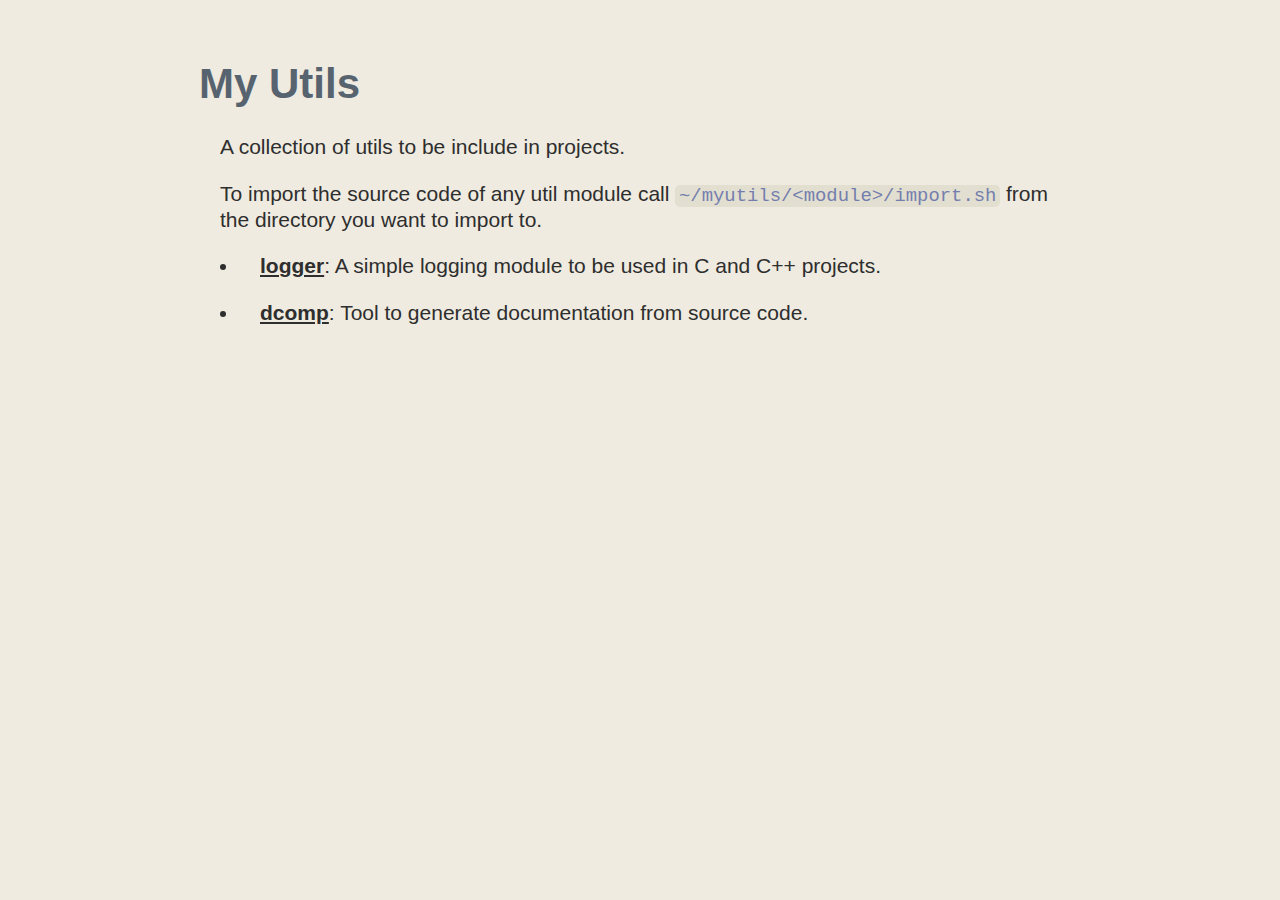
<file: docs/html/index.html>
<html>
<head>
<link rel="stylesheet" href="style.css">
</head>
<body>
<h2 id="my-utils">My Utils</h2>
<p>A collection of utils to be include in projects.</p>
<p>To import the source code of any util module call
<code>~/myutils/&lt;module&gt;/import.sh</code> from the directory you
want to import to.</p>
<ul>
<li><p><a href="logger.html"><strong>logger</strong></a>: A simple
logging module to be used in C and C++ projects.</p></li>
<li><p><a href="dcomp.html"><strong>dcomp</strong></a>: Tool to generate
documentation from source code.</p></li>
</ul>
</body>
</html>
</file>
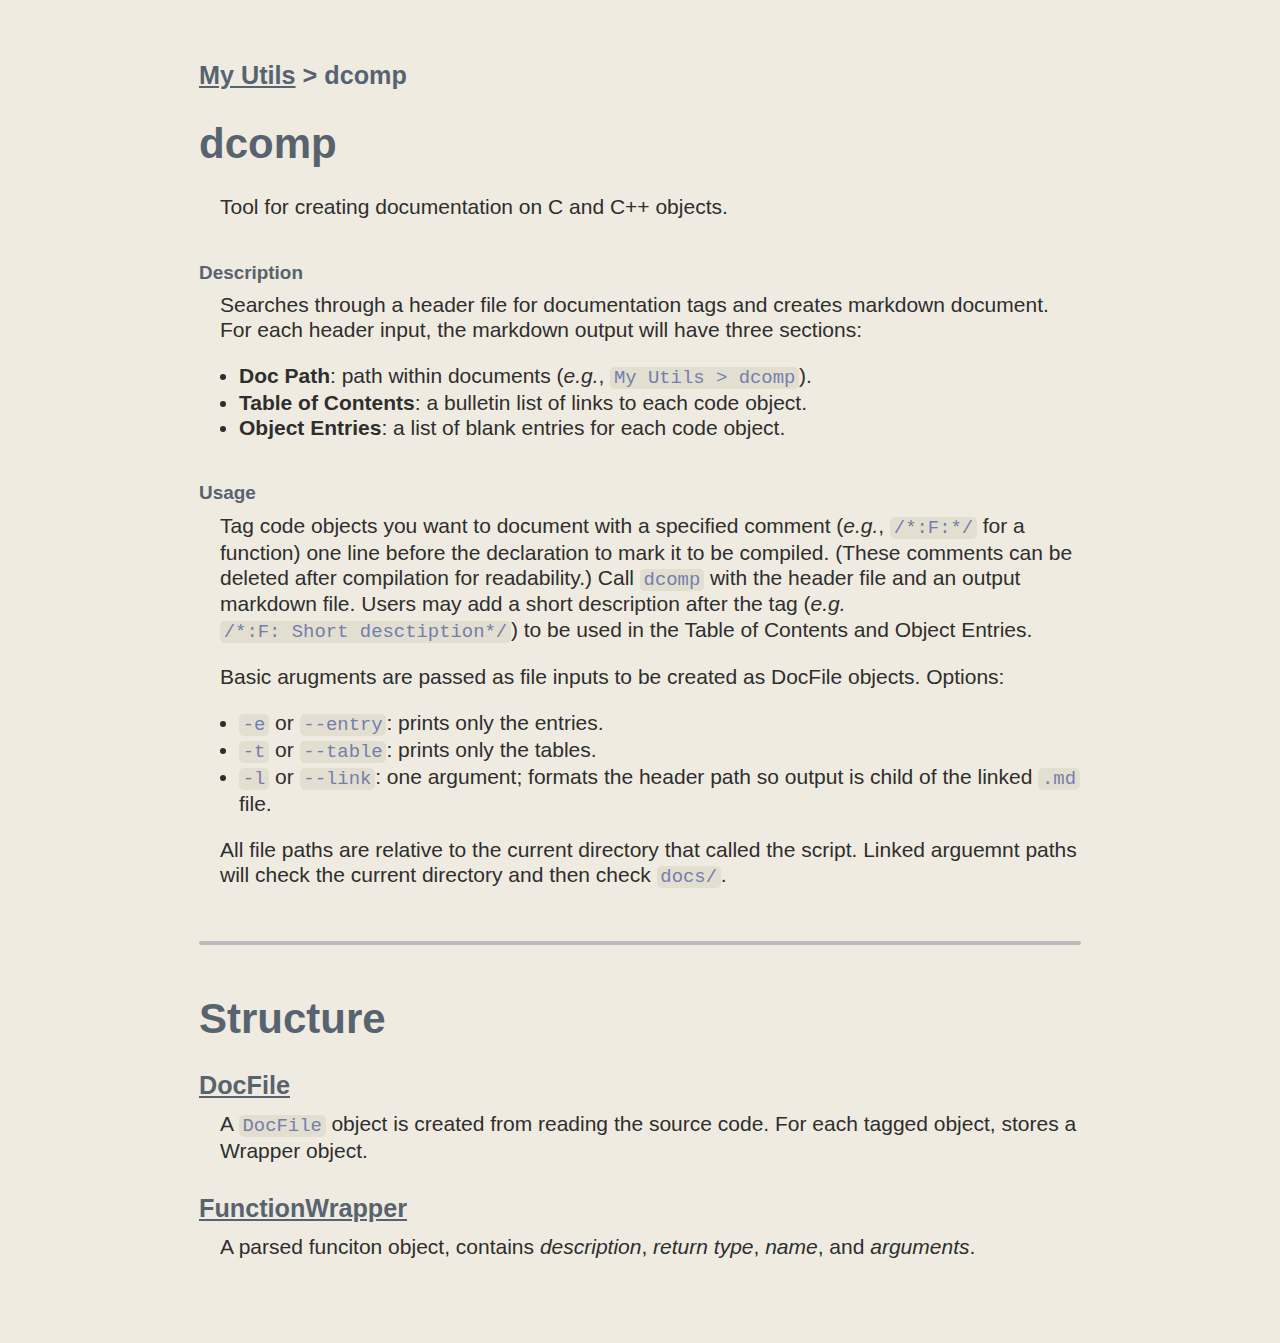
<file: docs/html/dcomp.html>
<html>
<head>
<link rel="stylesheet" href="style.css">
</head>
<body>
<h4 id="my-utils-dcomp"><a href="index.html">My Utils</a> &gt;
dcomp</h4>
<h2 id="dcomp">dcomp</h2>
<p>Tool for creating documentation on C and C++ objects.</p>
<h6 id="description">Description</h6>
<p>Searches through a header file for documentation tags and creates
markdown document. For each header input, the markdown output will have
three sections:</p>
<ul>
<li><strong>Doc Path</strong>: path within documents (<em>e.g.</em>,
<code>My Utils &gt; dcomp</code>).</li>
<li><strong>Table of Contents</strong>: a bulletin list of links to each
code object.</li>
<li><strong>Object Entries</strong>: a list of blank entries for each
code object.</li>
</ul>
<h6 id="usage">Usage</h6>
<p>Tag code objects you want to document with a specified comment
(<em>e.g.</em>, <code>/*:F:*/</code> for a function) one line before the
declaration to mark it to be compiled. (These comments can be deleted
after compilation for readability.) Call <code>dcomp</code> with the
header file and an output markdown file. Users may add a short
description after the tag (<em>e.g.</em>
<code>/*:F: Short desctiption*/</code>) to be used in the Table of
Contents and Object Entries.</p>
<p>Basic arugments are passed as file inputs to be created as DocFile
objects. Options:</p>
<ul>
<li><code>-e</code> or <code>--entry</code>: prints only the
entries.</li>
<li><code>-t</code> or <code>--table</code>: prints only the
tables.</li>
<li><code>-l</code> or <code>--link</code>: one argument; formats the
header path so output is child of the linked <code>.md</code> file.</li>
</ul>
<p>All file paths are relative to the current directory that called the
script. Linked arguemnt paths will check the current directory and then
check <code>docs/</code>.</p>
<hr />
<h2 id="structure">Structure</h2>
<h4 id="docfile"><a href="docfile.html">DocFile</a></h4>
<p>A <code>DocFile</code> object is created from reading the source
code. For each tagged object, stores a Wrapper object.</p>
<h4 id="functionwrapper"><a
href="function_wrapper.html">FunctionWrapper</a></h4>
<p>A parsed funciton object, contains <em>description</em>, <em>return
type</em>, <em>name</em>, and <em>arguments</em>.</p>
</body>
</html>
</file>
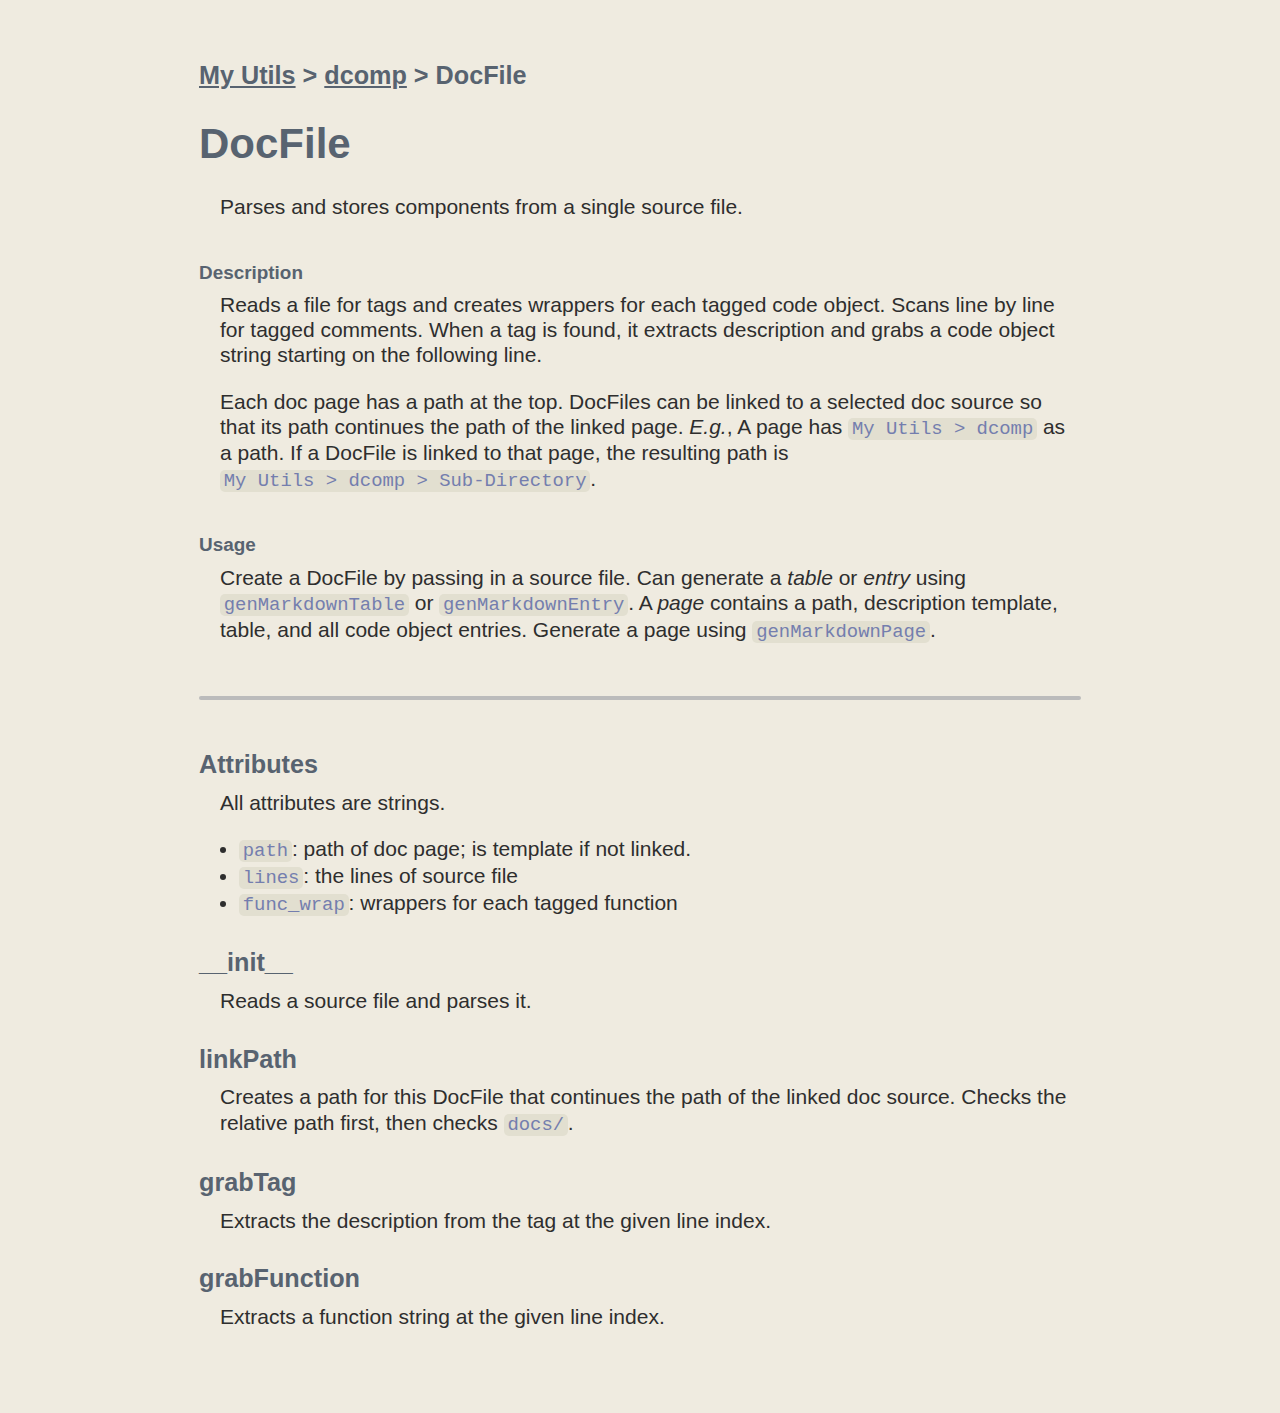
<file: docs/html/docfile.html>
<html>
<head>
<link rel="stylesheet" href="style.css">
</head>
<body>
<h4 id="my-utils-dcomp-docfile"><a href="index.html">My Utils</a> &gt;
<a href="dcomp.html">dcomp</a> &gt; DocFile</h4>
<h2 id="docfile">DocFile</h2>
<p>Parses and stores components from a single source file.</p>
<h6 id="description">Description</h6>
<p>Reads a file for tags and creates wrappers for each tagged code
object. Scans line by line for tagged comments. When a tag is found, it
extracts description and grabs a code object string starting on the
following line.</p>
<p>Each doc page has a path at the top. DocFiles can be linked to a
selected doc source so that its path continues the path of the linked
page. <em>E.g.</em>, A page has <code>My Utils &gt; dcomp</code> as a
path. If a DocFile is linked to that page, the resulting path is
<code>My Utils &gt; dcomp &gt; Sub-Directory</code>.</p>
<h6 id="usage">Usage</h6>
<p>Create a DocFile by passing in a source file. Can generate a
<em>table</em> or <em>entry</em> using <code>genMarkdownTable</code> or
<code>genMarkdownEntry</code>. A <em>page</em> contains a path,
description template, table, and all code object entries. Generate a
page using <code>genMarkdownPage</code>.</p>
<hr />
<h4 id="attributes">Attributes</h4>
<p>All attributes are strings.</p>
<ul>
<li><code>path</code>: path of doc page; is template if not linked.</li>
<li><code>lines</code>: the lines of source file</li>
<li><code>func_wrap</code>: wrappers for each tagged function</li>
</ul>
<h4 id="init__">__init__</h4>
<p>Reads a source file and parses it.</p>
<h4 id="linkpath">linkPath</h4>
<p>Creates a path for this DocFile that continues the path of the linked
doc source. Checks the relative path first, then checks
<code>docs/</code>.</p>
<h4 id="grabtag">grabTag</h4>
<p>Extracts the description from the tag at the given line index.</p>
<h4 id="grabfunction">grabFunction</h4>
<p>Extracts a function string at the given line index.</p>
</body>
</html>
</file>
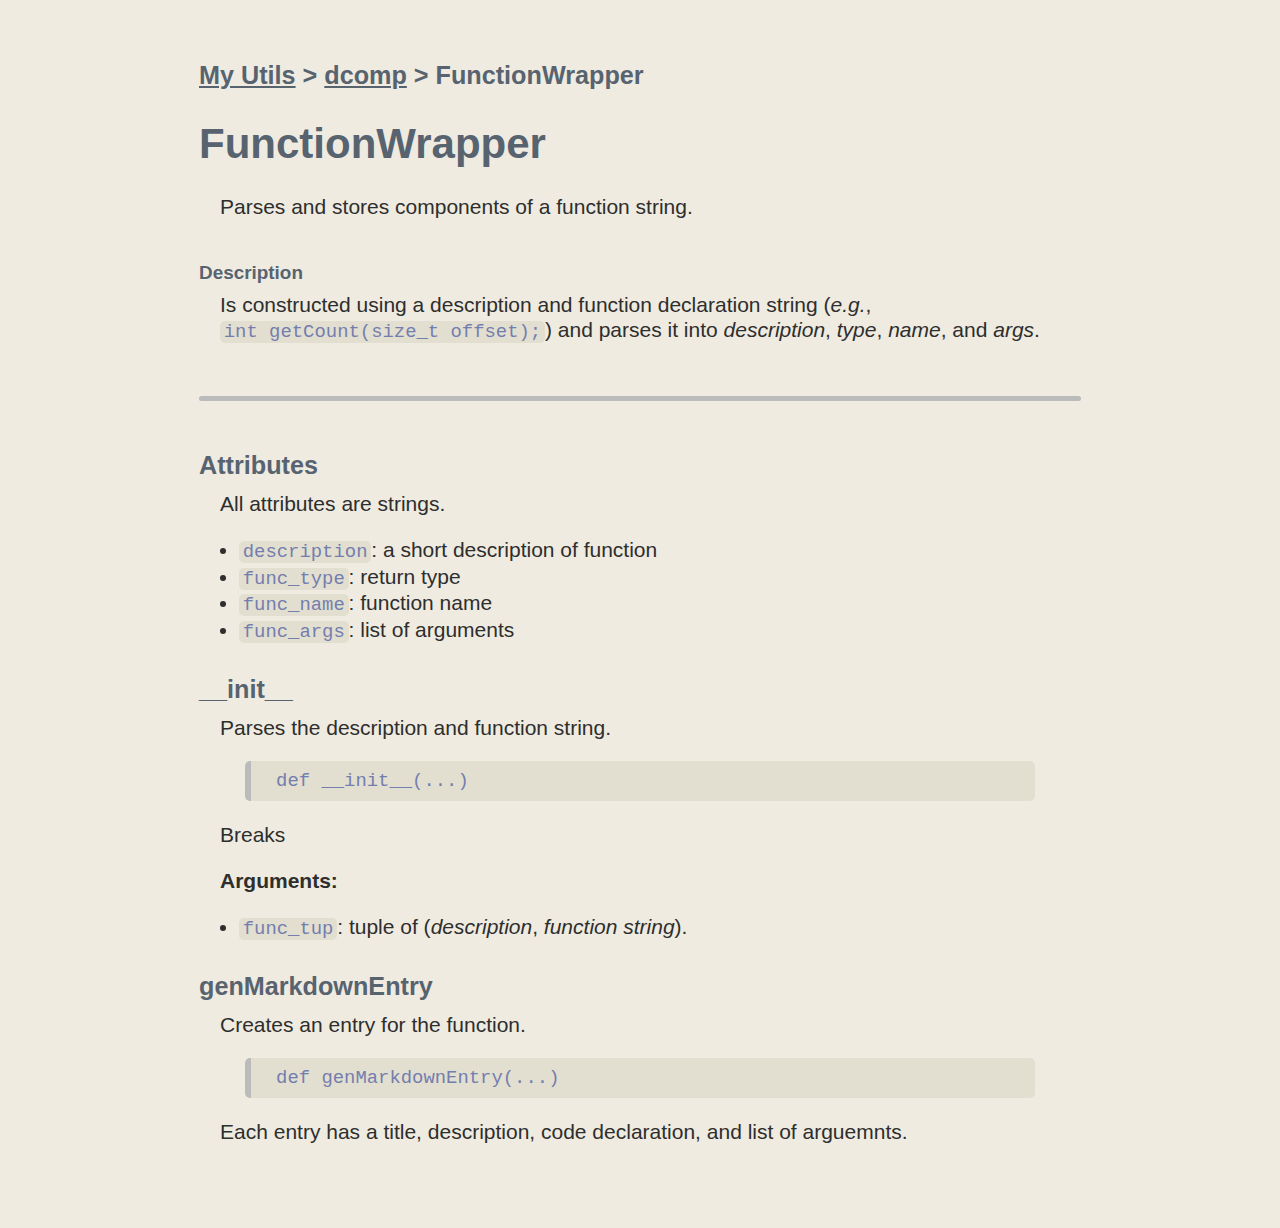
<file: docs/html/function_wrapper.html>
<html>
<head>
<link rel="stylesheet" href="style.css">
</head>
<body>
<h4 id="my-utils-dcomp-functionwrapper"><a href="index.html">My
Utils</a> &gt; <a href="dcomp.html">dcomp</a> &gt; FunctionWrapper</h4>
<h2 id="functionwrapper">FunctionWrapper</h2>
<p>Parses and stores components of a function string.</p>
<h6 id="description">Description</h6>
<p>Is constructed using a description and function declaration string
(<em>e.g.</em>, <code>int getCount(size_t offset);</code>) and parses it
into <em>description</em>, <em>type</em>, <em>name</em>, and
<em>args</em>.</p>
<hr />
<h4 id="attributes">Attributes</h4>
<p>All attributes are strings.</p>
<ul>
<li><code>description</code>: a short description of function</li>
<li><code>func_type</code>: return type</li>
<li><code>func_name</code>: function name</li>
<li><code>func_args</code>: list of arguments</li>
</ul>
<h4 id="init__">__init__</h4>
<p>Parses the description and function string.</p>
<blockquote>
<p><code>def __init__(...)</code></p>
</blockquote>
<p>Breaks</p>
<p><strong>Arguments:</strong></p>
<ul>
<li><code>func_tup</code>: tuple of (<em>description</em>, <em>function
string</em>).</li>
</ul>
<h4 id="genmarkdownentry">genMarkdownEntry</h4>
<p>Creates an entry for the function.</p>
<blockquote>
<p><code>def genMarkdownEntry(...)</code></p>
</blockquote>
<p>Each entry has a title, description, code declaration, and list of
arguemnts.</p>
</body>
</html>
</file>
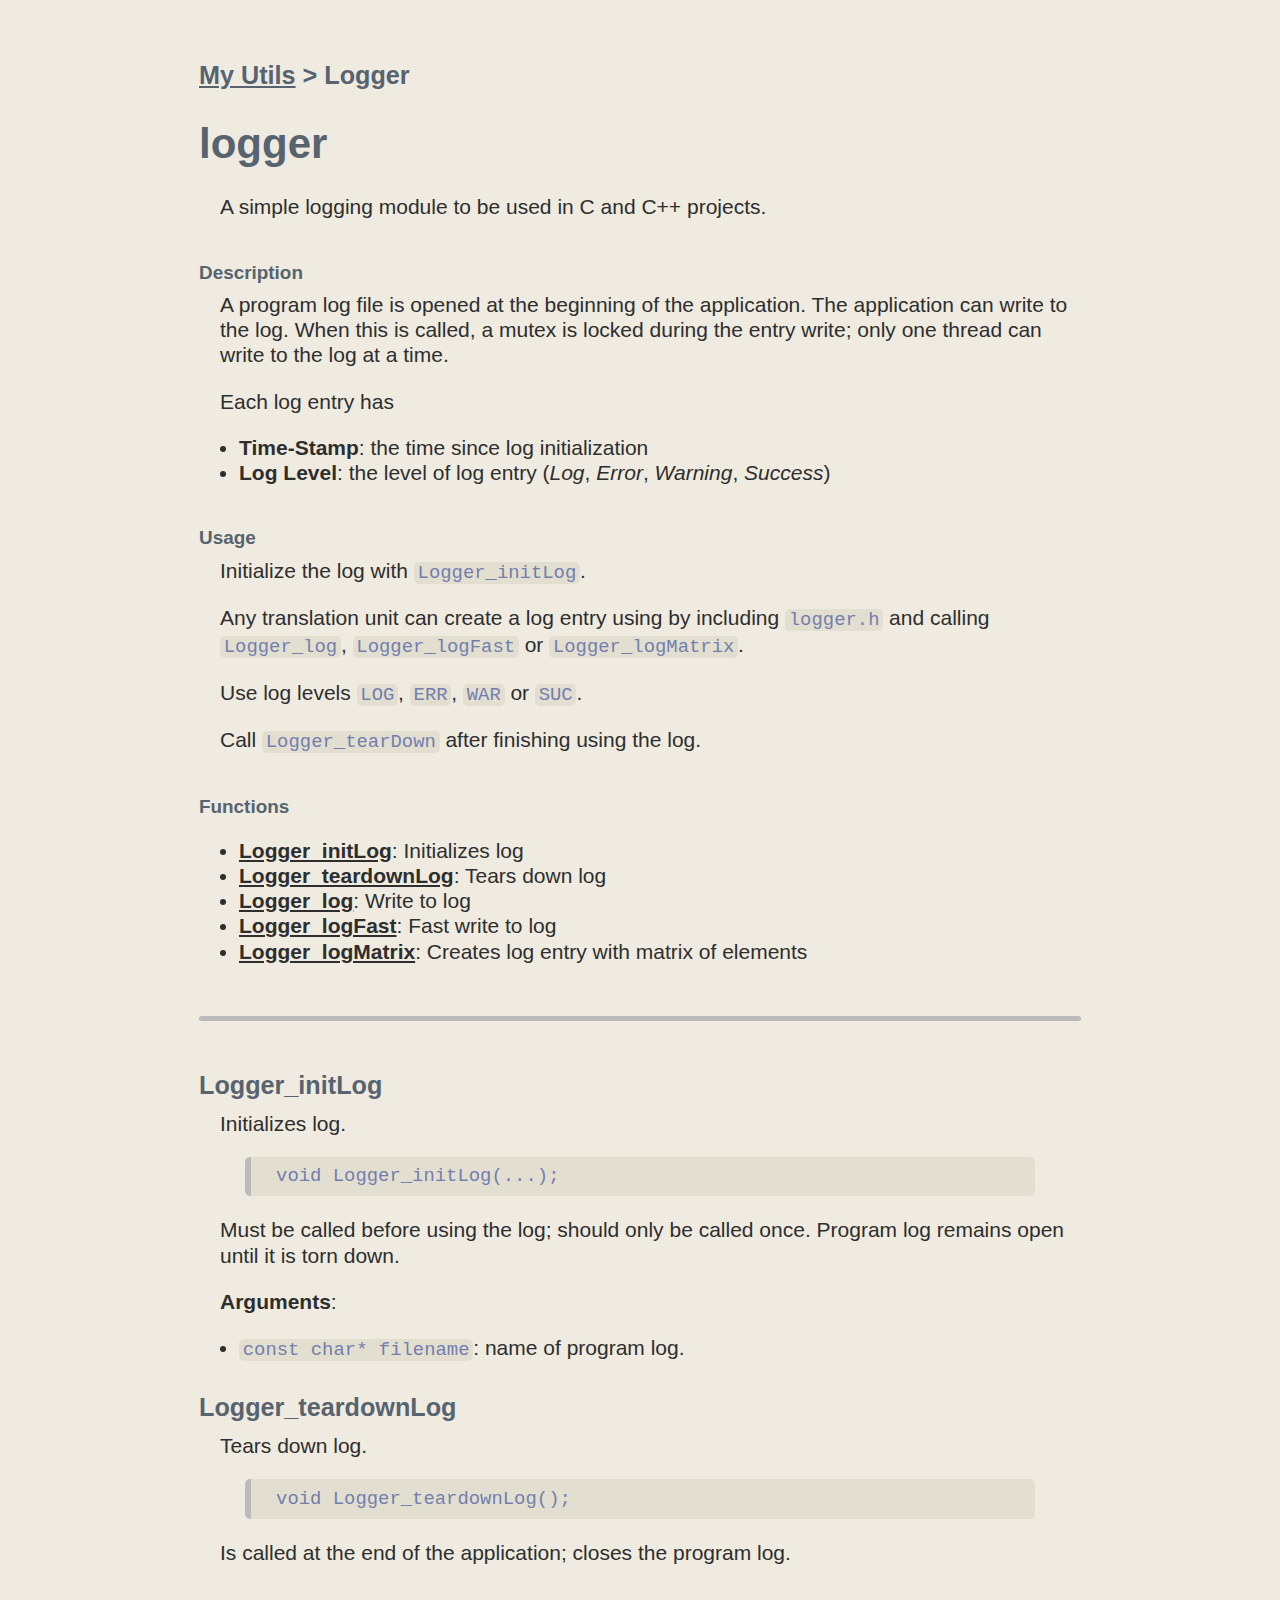
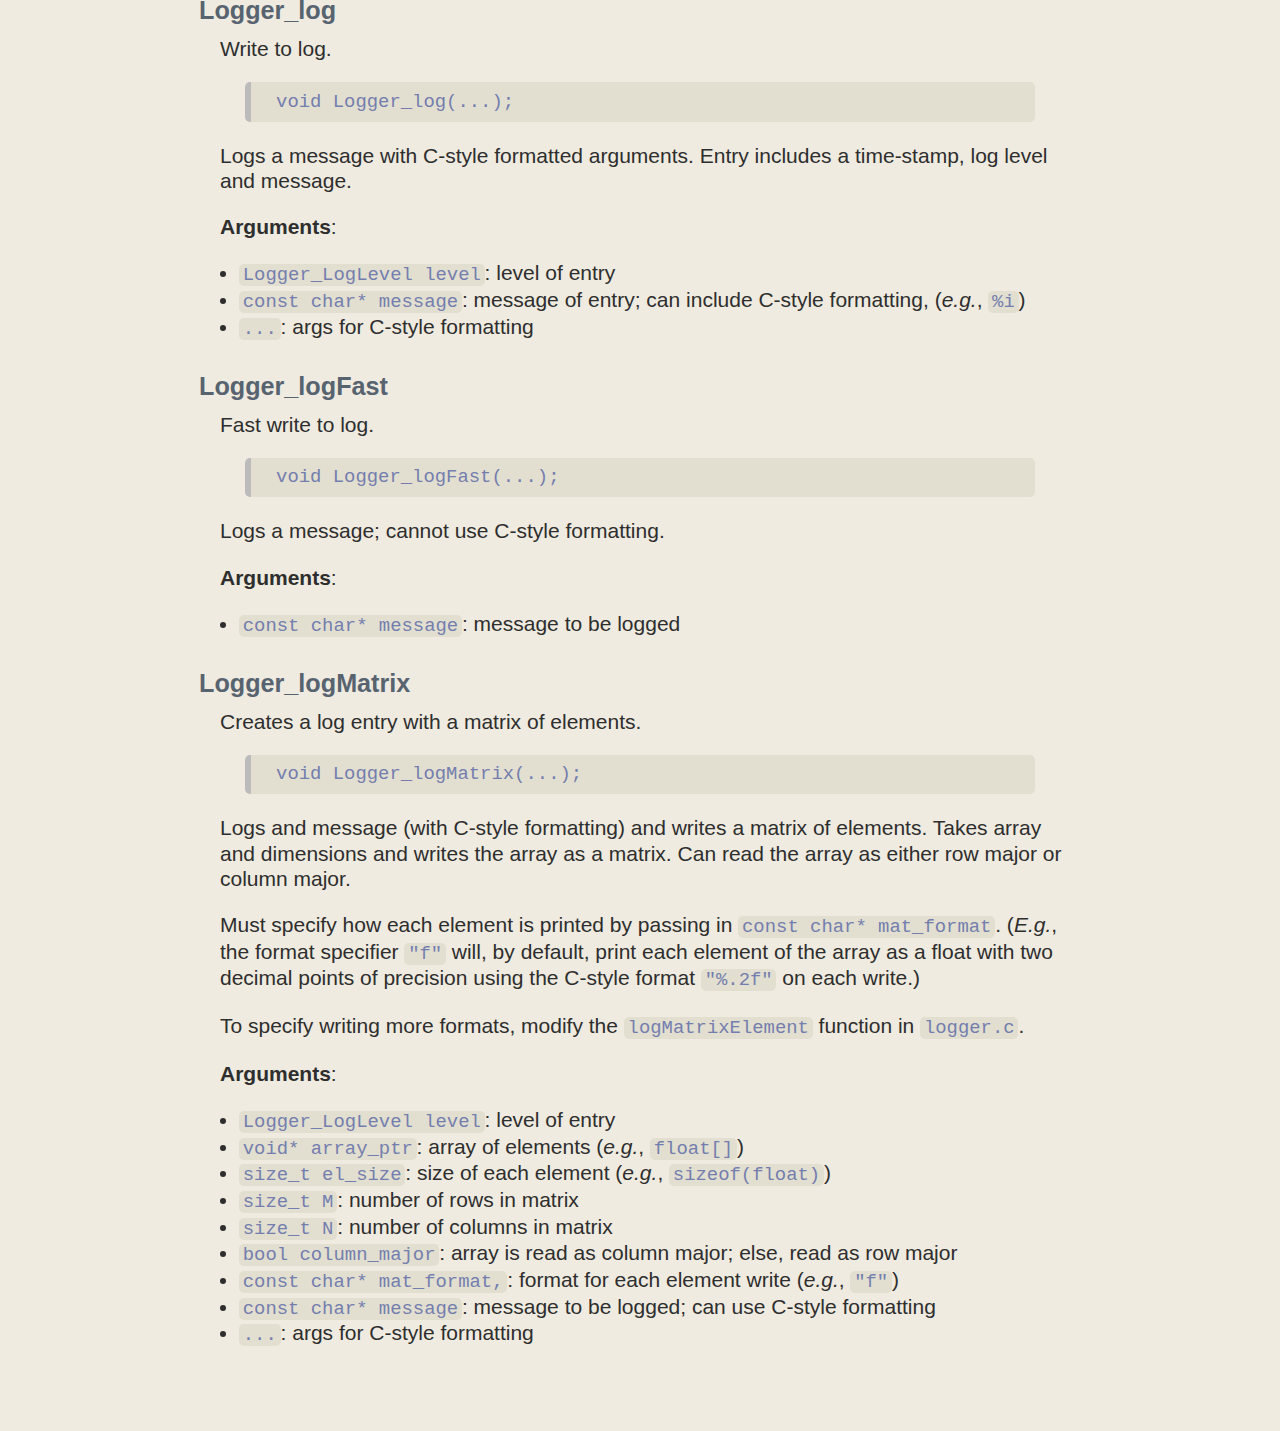
<file: docs/html/logger.html>
<html>
<head>
<link rel="stylesheet" href="style.css">
</head>
<body>
<h4 id="my-utils-logger"><a href="index.html">My Utils</a> &gt;
Logger</h4>
<h2 id="logger">logger</h2>
<p>A simple logging module to be used in C and C++ projects.</p>
<h6 id="description">Description</h6>
<p>A program log file is opened at the beginning of the application. The
application can write to the log. When this is called, a mutex is locked
during the entry write; only one thread can write to the log at a
time.</p>
<p>Each log entry has</p>
<ul>
<li><strong>Time-Stamp</strong>: the time since log initialization</li>
<li><strong>Log Level</strong>: the level of log entry (<em>Log</em>,
<em>Error</em>, <em>Warning</em>, <em>Success</em>)</li>
</ul>
<h6 id="usage">Usage</h6>
<p>Initialize the log with <code>Logger_initLog</code>.</p>
<p>Any translation unit can create a log entry using by including
<code>logger.h</code> and calling <code>Logger_log</code>,
<code>Logger_logFast</code> or <code>Logger_logMatrix</code>.</p>
<p>Use log levels <code>LOG</code>, <code>ERR</code>, <code>WAR</code>
or <code>SUC</code>.</p>
<p>Call <code>Logger_tearDown</code> after finishing using the log.</p>
<h6 id="functions">Functions</h6>
<ul>
<li><a href="#logger_initlog"><strong>Logger_initLog</strong></a>:
Initializes log</li>
<li><a
href="#logger_teardownlog"><strong>Logger_teardownLog</strong></a>:
Tears down log</li>
<li><a href="#logger_log"><strong>Logger_log</strong></a>: Write to
log</li>
<li><a href="#logger_logfast"><strong>Logger_logFast</strong></a>: Fast
write to log</li>
<li><a href="#logger_logmatrix"><strong>Logger_logMatrix</strong></a>:
Creates log entry with matrix of elements</li>
</ul>
<hr />
<h4 id="logger_initlog">Logger_initLog</h4>
<p>Initializes log.</p>
<blockquote>
<p><code>void Logger_initLog(...);</code></p>
</blockquote>
<p>Must be called before using the log; should only be called once.
Program log remains open until it is torn down.</p>
<p><strong>Arguments</strong>:</p>
<ul>
<li><code>const char* filename</code>: name of program log.</li>
</ul>
<h4 id="logger_teardownlog">Logger_teardownLog</h4>
<p>Tears down log.</p>
<blockquote>
<p><code>void Logger_teardownLog();</code></p>
</blockquote>
<p>Is called at the end of the application; closes the program log.</p>
<h4 id="logger_log">Logger_log</h4>
<p>Write to log.</p>
<blockquote>
<p><code>void Logger_log(...);</code></p>
</blockquote>
<p>Logs a message with C-style formatted arguments. Entry includes a
time-stamp, log level and message.</p>
<p><strong>Arguments</strong>:</p>
<ul>
<li><code>Logger_LogLevel level</code>: level of entry</li>
<li><code>const char* message</code>: message of entry; can include
C-style formatting, (<em>e.g.</em>, <code>%i</code>)</li>
<li><code>...</code>: args for C-style formatting</li>
</ul>
<h4 id="logger_logfast">Logger_logFast</h4>
<p>Fast write to log.</p>
<blockquote>
<p><code>void Logger_logFast(...);</code></p>
</blockquote>
<p>Logs a message; cannot use C-style formatting.</p>
<p><strong>Arguments</strong>:</p>
<ul>
<li><code>const char* message</code>: message to be logged</li>
</ul>
<h4 id="logger_logmatrix">Logger_logMatrix</h4>
<p>Creates a log entry with a matrix of elements.</p>
<blockquote>
<p><code>void Logger_logMatrix(...);</code></p>
</blockquote>
<p>Logs and message (with C-style formatting) and writes a matrix of
elements. Takes array and dimensions and writes the array as a matrix.
Can read the array as either row major or column major.</p>
<p>Must specify how each element is printed by passing in
<code>const char* mat_format</code>. (<em>E.g.</em>, the format
specifier <code>"f"</code> will, by default, print each element of the
array as a float with two decimal points of precision using the C-style
format <code>"%.2f"</code> on each write.)</p>
<p>To specify writing more formats, modify the
<code>logMatrixElement</code> function in <code>logger.c</code>.</p>
<p><strong>Arguments</strong>:</p>
<ul>
<li><code>Logger_LogLevel level</code>: level of entry</li>
<li><code>void* array_ptr</code>: array of elements (<em>e.g.</em>,
<code>float[]</code>)</li>
<li><code>size_t el_size</code>: size of each element (<em>e.g.</em>,
<code>sizeof(float)</code>)</li>
<li><code>size_t M</code>: number of rows in matrix</li>
<li><code>size_t N</code>: number of columns in matrix</li>
<li><code>bool column_major</code>: array is read as column major; else,
read as row major</li>
<li><code>const char* mat_format,</code>: format for each element write
(<em>e.g.</em>, <code>"f"</code>)</li>
<li><code>const char* message</code>: message to be logged; can use
C-style formatting</li>
<li><code>...</code>: args for C-style formatting</li>
</ul>
</body>
</html>
</file>
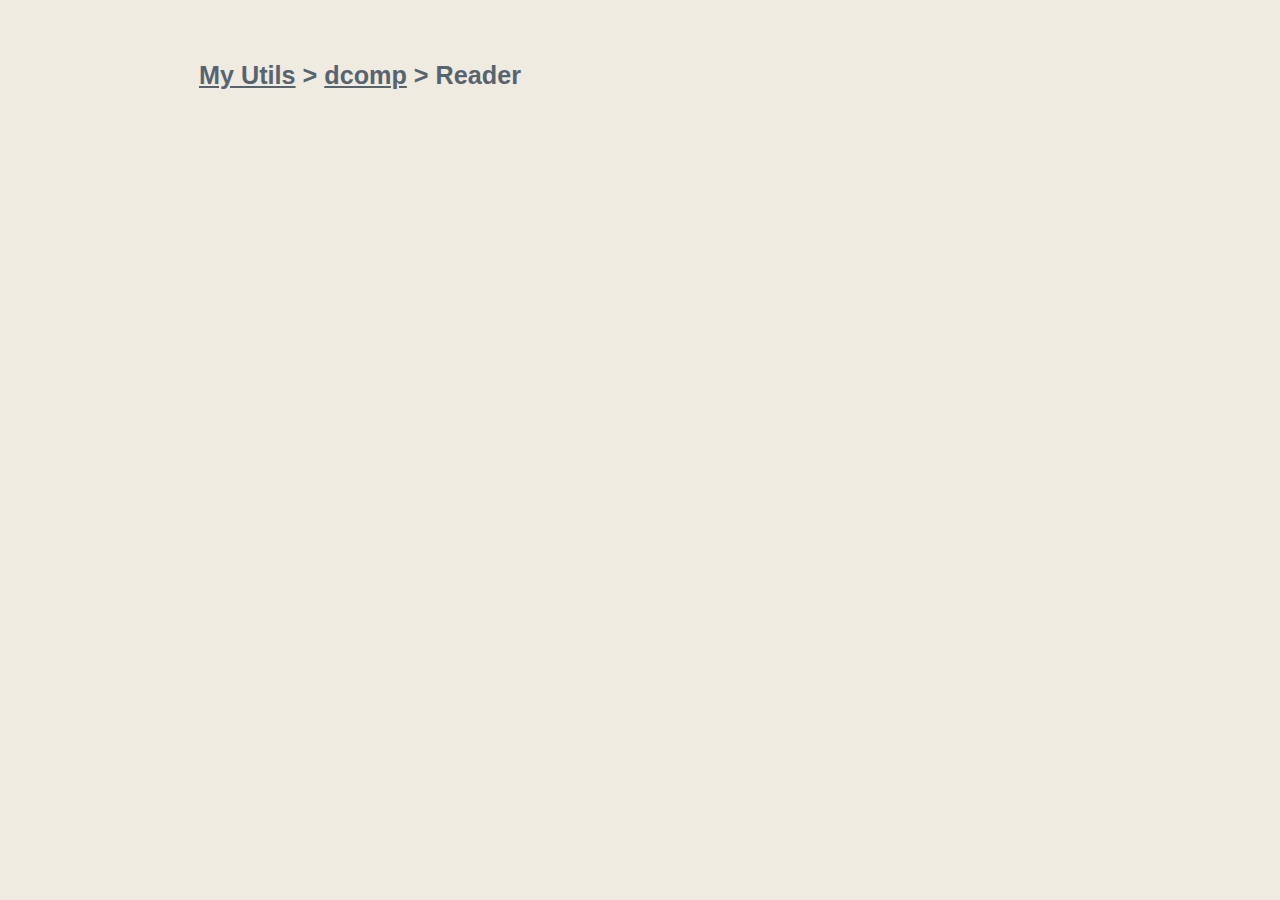
<file: docs/html/reader.html>
<html>
<head>
<link rel="stylesheet" href="style.css">
</head>
<body>
<h4 id="my-utils-dcomp-reader"><a href="index.html">My Utils</a> &gt; <a
href="dcomp.html">dcomp</a> &gt; Reader</h4>
</body>
</html>
</file>
<file: docs/html/style.css>
:root {
    /* --text-col: #383138; */
    --text-col: #2e2e2e;
    --sec-col:  #586370;
    --code-col: #747eae;
    --back-col: #efebe0;
}

html { 
    font-size: 100%;
    overflow-y: scroll; 
}

body {
    color: var(--text-col);
    background-color: var(--back-col);
    font-family: Verdana, Arial, sans-serif;
    font-size: 21px;
    line-height: 1.2; 
    padding: 1em 3em;
    margin: 2em auto;
    max-width: 42em;
}

p { 
    /* margin: 1em 0; */
    /* margin-left: 1em; */
    /* margin-top: 0em; */
    margin: 0em auto 1em 1em;
}

h1,h2,h3,h4,h5,h6 {
    font-weight: bold;
    color: var(--sec-col);
    line-height: 1em;
}
h4,h5,h6 { 
    margin-bottom: 0.5em;
}
h1, h2, h3 {
    margin-bottom: 0.7em;
}
h1 { font-size: 2.2em; }
h2 { font-size: 2em; }
h3 { font-size: 1.5em; }
h4 { font-size: 1.2em; }
h5 { font-size: 1em; }
h6 { font-size: 0.9em; }

blockquote p {
    background-color: #e2dfd0;
    margin: 0 0.3em;
    padding: 0.4em 1em;
    border-left: 0.3em #bbb solid;
    border-radius: 5px;
}

code {
    color: var(--code-col);
    /* color: #767e91; */
    font-family: Menlo, Courier, "Courier New", Menlo, monospace;
    font-size: 0.9em;
    background-color: #e2dfd0;
    /* background-color: #d1cbbd; */
    /* background-color: #cec9af; */
    padding: 0 0.2em;
    border-radius: 5px;
    white-space: nowrap;
    overflow-x: auto;
}

code:not(blockquote *) {
    background-color: #e2dfd0;
}

hr {
    height: 0.2em;
    background-color: #bbb;
    border-radius: 10px;
    border: none;
    margin: 2.5em 0;
}

a {
    color: inherit;
    text-decoration: underline;
}
</file>
